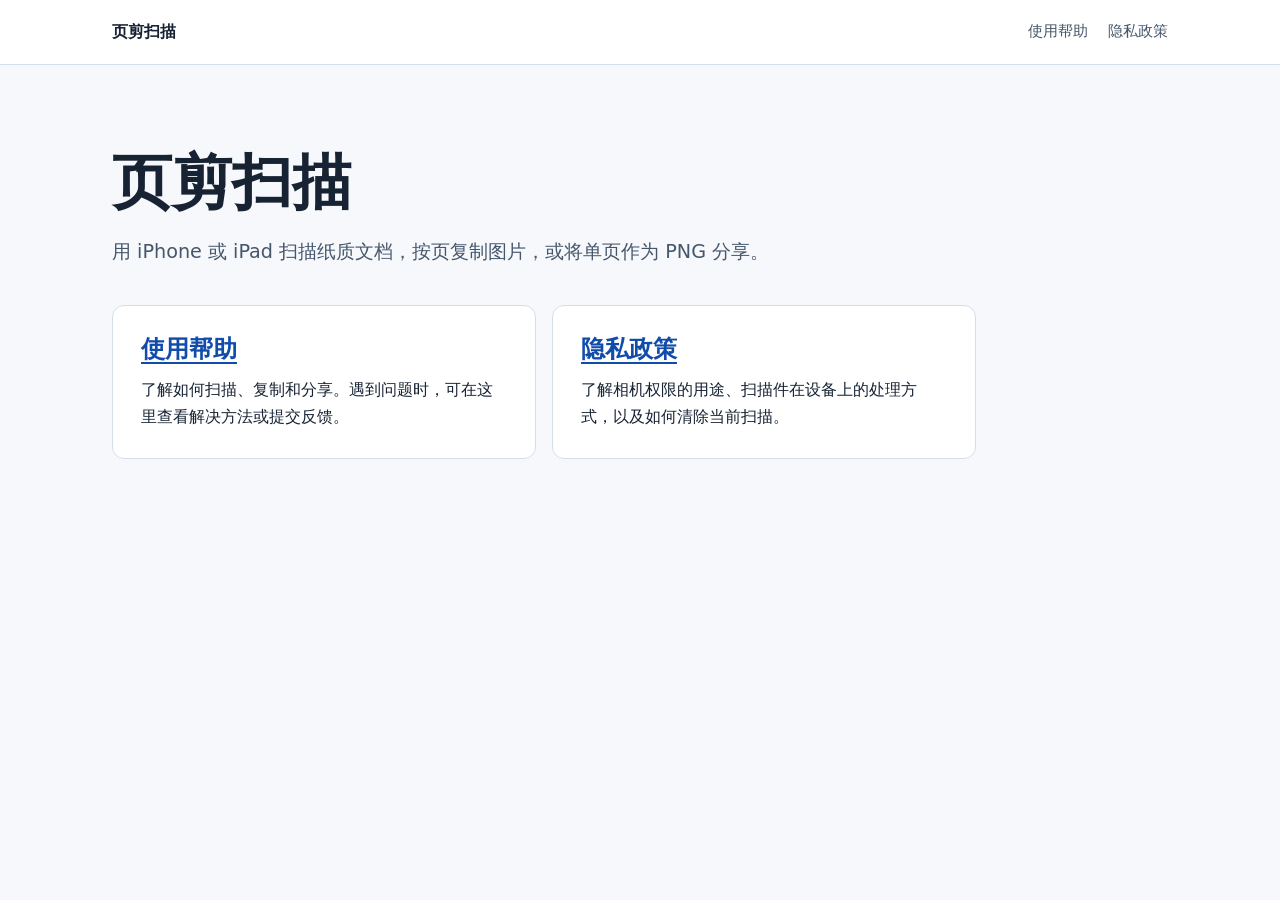
<file: docs/index.html>
<!doctype html>
<html lang="zh-CN">
<head>
  <meta charset="utf-8">
  <meta name="viewport" content="width=device-width, initial-scale=1">
  <meta name="description" content="查阅页剪扫描的使用帮助和隐私政策。">
  <title>页剪扫描</title>
  <link rel="stylesheet" href="styles.css">
</head>
<body>
  <a class="skip-link" href="#main">跳到正文</a>
  <header class="site-header">
    <div class="shell header-inner">
      <a class="brand" href="./" aria-current="page">页剪扫描</a>
      <nav aria-label="主导航">
        <a href="support.html">使用帮助</a>
        <a href="privacy.html">隐私政策</a>
      </nav>
    </div>
  </header>

  <main id="main" class="shell" tabindex="-1">
    <section class="intro">
      <h1>页剪扫描</h1>
      <p class="lead">用 iPhone 或 iPad 扫描纸质文档，按页复制图片，或将单页作为 PNG 分享。</p>
    </section>
    <div class="home-links">
      <section>
        <h2><a href="support.html">使用帮助</a></h2>
        <p>了解如何扫描、复制和分享。遇到问题时，可在这里查看解决方法或提交反馈。</p>
      </section>
      <section>
        <h2><a href="privacy.html">隐私政策</a></h2>
        <p>了解相机权限的用途、扫描件在设备上的处理方式，以及如何清除当前扫描。</p>
      </section>
    </div>
  </main>
</body>
</html>
</file>
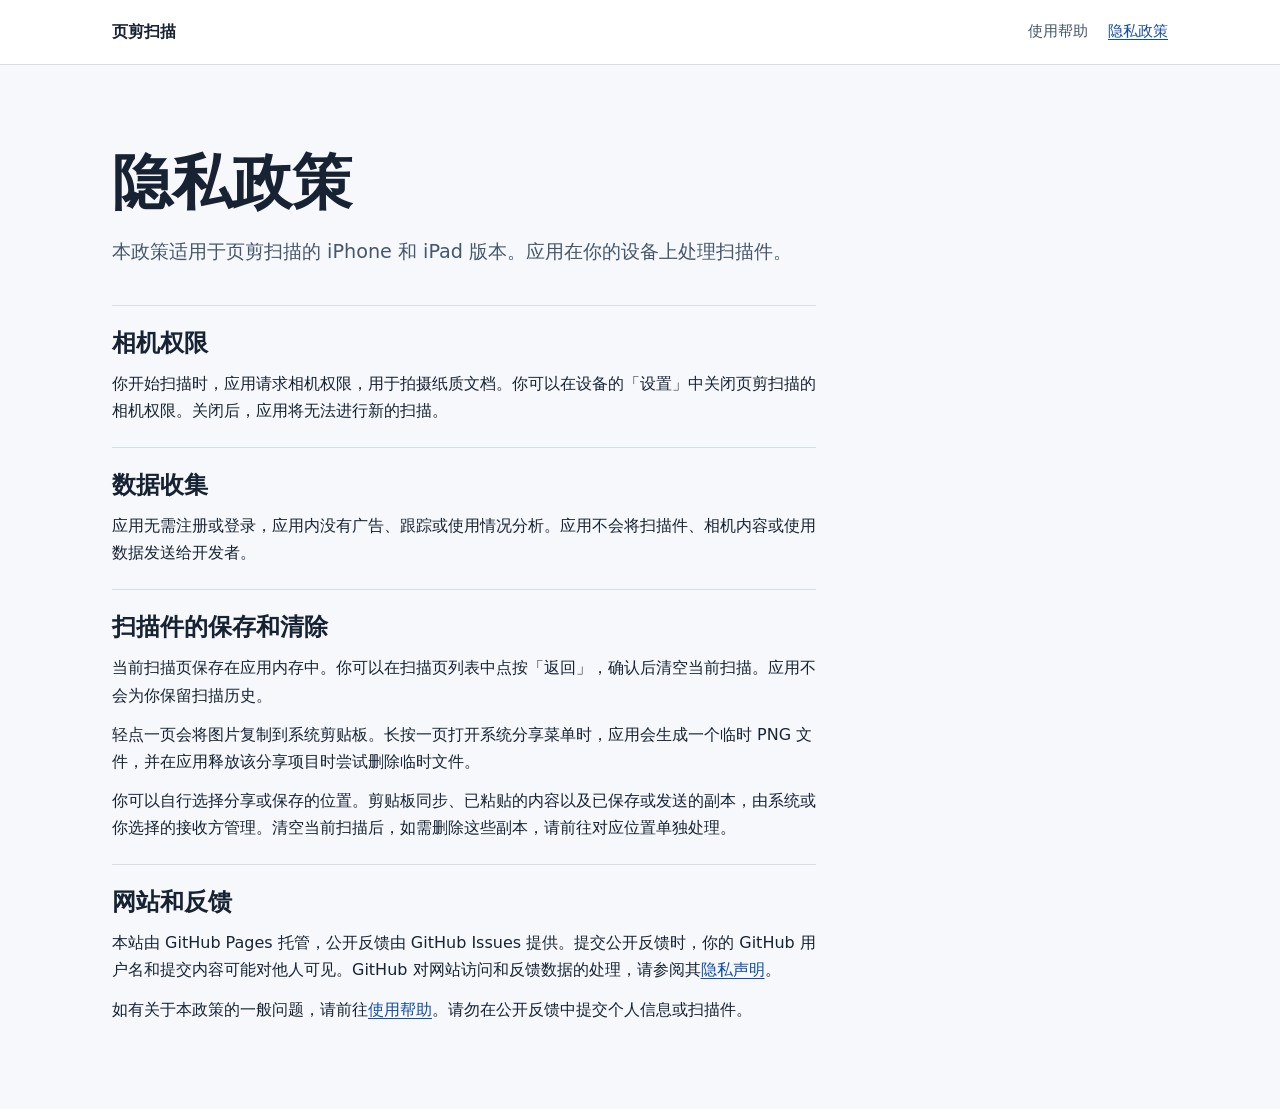
<file: docs/privacy.html>
<!doctype html>
<html lang="zh-CN">
<head>
  <meta charset="utf-8">
  <meta name="viewport" content="width=device-width, initial-scale=1">
  <meta name="description" content="了解页剪扫描如何使用相机权限、在设备上处理扫描件和管理临时分享文件。">
  <title>隐私政策 · 页剪扫描</title>
  <link rel="stylesheet" href="styles.css">
</head>
<body>
  <a class="skip-link" href="#main">跳到正文</a>
  <header class="site-header">
    <div class="shell header-inner">
      <a class="brand" href="./">页剪扫描</a>
      <nav aria-label="主导航">
        <a href="support.html">使用帮助</a>
        <a href="privacy.html" aria-current="page">隐私政策</a>
      </nav>
    </div>
  </header>

  <main id="main" class="shell" tabindex="-1">
    <article class="article">
      <header class="intro">
        <h1>隐私政策</h1>
        <p class="lead">本政策适用于页剪扫描的 iPhone 和 iPad 版本。应用在你的设备上处理扫描件。</p>
      </header>

      <section>
        <h2>相机权限</h2>
        <p>你开始扫描时，应用请求相机权限，用于拍摄纸质文档。你可以在设备的「设置」中关闭页剪扫描的相机权限。关闭后，应用将无法进行新的扫描。</p>
      </section>
      <section>
        <h2>数据收集</h2>
        <p>应用无需注册或登录，应用内没有广告、跟踪或使用情况分析。应用不会将扫描件、相机内容或使用数据发送给开发者。</p>
      </section>
      <section>
        <h2>扫描件的保存和清除</h2>
        <p>当前扫描页保存在应用内存中。你可以在扫描页列表中点按「返回」，确认后清空当前扫描。应用不会为你保留扫描历史。</p>
        <p>轻点一页会将图片复制到系统剪贴板。长按一页打开系统分享菜单时，应用会生成一个临时 PNG 文件，并在应用释放该分享项目时尝试删除临时文件。</p>
        <p>你可以自行选择分享或保存的位置。剪贴板同步、已粘贴的内容以及已保存或发送的副本，由系统或你选择的接收方管理。清空当前扫描后，如需删除这些副本，请前往对应位置单独处理。</p>
      </section>
      <section>
        <h2>网站和反馈</h2>
        <p>本站由 GitHub Pages 托管，公开反馈由 GitHub Issues 提供。提交公开反馈时，你的 GitHub 用户名和提交内容可能对他人可见。GitHub 对网站访问和反馈数据的处理，请参阅其<a href="https://docs.github.com/zh/site-policy/privacy-policies/github-general-privacy-statement">隐私声明</a>。</p>
        <p>如有关于本政策的一般问题，请前往<a href="support.html">使用帮助</a>。请勿在公开反馈中提交个人信息或扫描件。</p>
      </section>
    </article>
  </main>
</body>
</html>
</file>
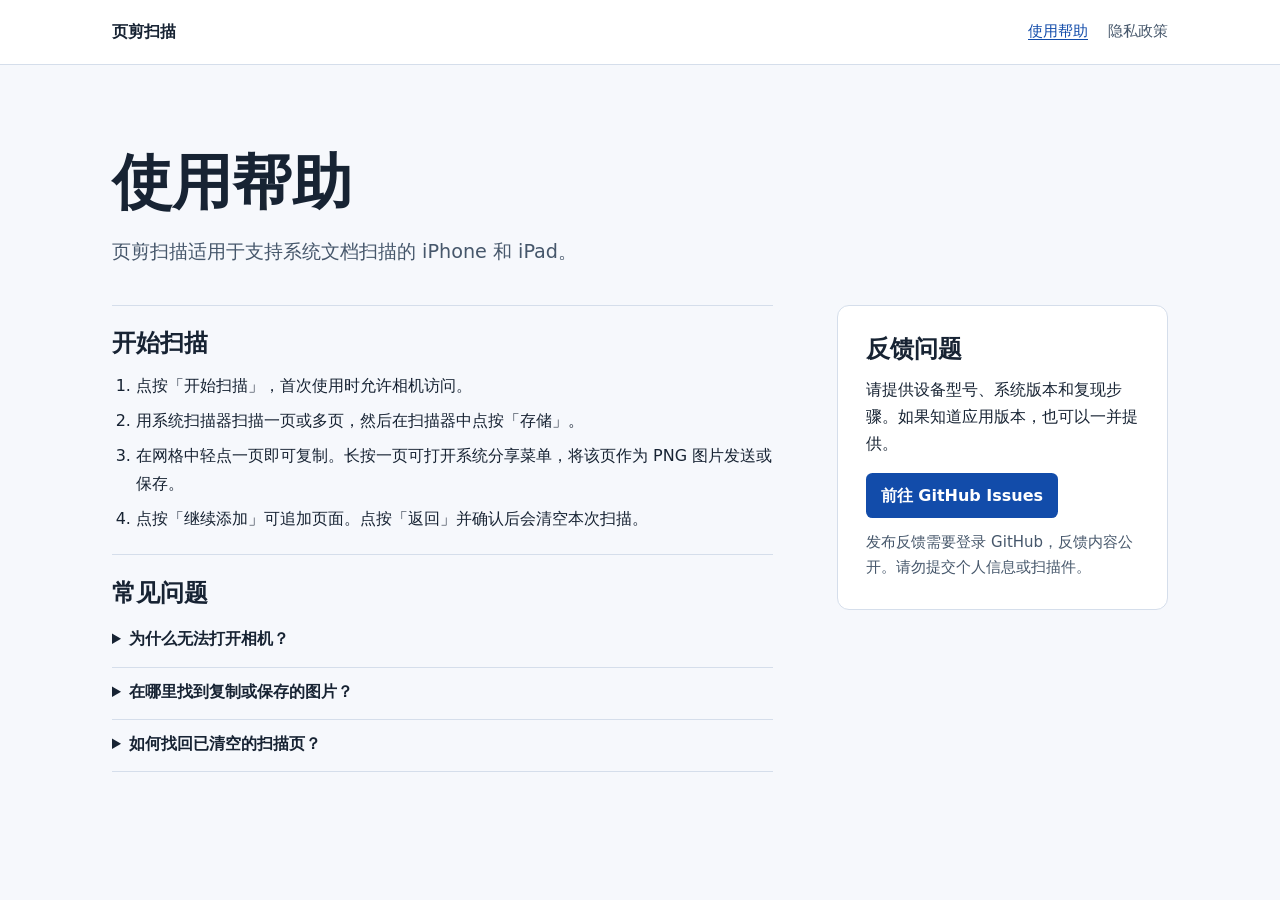
<file: docs/support.html>
<!doctype html>
<html lang="zh-CN">
<head>
  <meta charset="utf-8">
  <meta name="viewport" content="width=device-width, initial-scale=1">
  <meta name="description" content="查找页剪扫描的操作指引、常见问题和问题反馈入口。">
  <title>使用帮助 · 页剪扫描</title>
  <link rel="stylesheet" href="styles.css">
</head>
<body>
  <a class="skip-link" href="#main">跳到正文</a>
  <header class="site-header">
    <div class="shell header-inner">
      <a class="brand" href="./">页剪扫描</a>
      <nav aria-label="主导航">
        <a href="support.html" aria-current="page">使用帮助</a>
        <a href="privacy.html">隐私政策</a>
      </nav>
    </div>
  </header>

  <main id="main" class="shell" tabindex="-1">
    <header class="intro">
      <h1>使用帮助</h1>
      <p class="lead">页剪扫描适用于支持系统文档扫描的 iPhone 和 iPad。</p>
    </header>
    <div class="help-layout">
      <div class="article">
        <section>
          <h2>开始扫描</h2>
          <ol>
            <li>点按「开始扫描」，首次使用时允许相机访问。</li>
            <li>用系统扫描器扫描一页或多页，然后在扫描器中点按「存储」。</li>
            <li>在网格中轻点一页即可复制。长按一页可打开系统分享菜单，将该页作为 PNG 图片发送或保存。</li>
            <li>点按「继续添加」可追加页面。点按「返回」并确认后会清空本次扫描。</li>
          </ol>
        </section>
        <section>
          <h2>常见问题</h2>
          <details>
            <summary>为什么无法打开相机？</summary>
            <p>请在设备的「设置」中找到页剪扫描，并允许相机访问。如果相机权限受到屏幕使用时间或设备管理设置限制，请先检查相关限制。</p>
          </details>
          <details>
            <summary>在哪里找到复制或保存的图片？</summary>
            <p>复制后，在支持粘贴图片的应用中选择「粘贴」。如果你使用了「存储到文件」，可以在「文件」App 中打开当时选择的文件夹。</p>
          </details>
          <details>
            <summary>如何找回已清空的扫描页？</summary>
            <p>应用没有扫描历史。若清空前已保存、分享或粘贴扫描页，请到对应的应用或文件夹查找副本。</p>
          </details>
        </section>
      </div>

      <section class="contact" aria-labelledby="contact-title">
        <h2 id="contact-title">反馈问题</h2>
        <p>请提供设备型号、系统版本和复现步骤。如果知道应用版本，也可以一并提供。</p>
        <a class="action" href="https://github.com/UMARU-xiaomai/ScanCutter/issues">前往 GitHub Issues</a>
        <p class="contact-note">发布反馈需要登录 GitHub，反馈内容公开。请勿提交个人信息或扫描件。</p>
      </section>
    </div>
  </main>
</body>
</html>
</file>
<file: docs/styles.css>
:root {
  color-scheme: light;
  font-family: system-ui, -apple-system, "PingFang SC", "Microsoft YaHei", sans-serif;
  color: #172333;
  background: #f6f8fc;
  font-size: 100%;
  line-height: 1.7;
  --muted: #46576b;
  --paper: #fff;
  --line: #d5deeb;
  --accent: #124caa;
}

*, *::before, *::after {
  box-sizing: border-box;
}

body {
  margin: 0;
}

a {
  color: var(--accent);
  text-underline-offset: 0.2em;
}

a:hover {
  color: #0a327b;
}

:focus-visible {
  outline: 0.15rem solid #235cd0;
  outline-offset: 0.2rem;
}

.skip-link {
  position: fixed;
  z-index: 1;
  inset: 0.5rem auto auto 0.5rem;
  padding: 0.55rem 0.85rem;
  background: var(--paper);
  transform: translateY(-200%);
}

.skip-link:focus {
  transform: none;
}

.shell {
  width: min(66rem, 100% - 3rem);
  margin-inline: auto;
}

.site-header {
  background: var(--paper);
  border-bottom: 1px solid var(--line);
}

.header-inner {
  min-height: 4rem;
  display: flex;
  align-items: center;
  justify-content: space-between;
  flex-wrap: wrap;
  column-gap: 1rem;
}

.brand {
  display: inline-flex;
  align-items: center;
  min-height: 2.75rem;
  color: #172333;
  font-weight: 700;
  text-decoration: none;
}

nav {
  display: flex;
  flex-wrap: wrap;
  gap: 0 1.25rem;
}

nav a {
  display: inline-flex;
  align-items: center;
  min-height: 2.75rem;
  color: var(--muted);
  font-size: 0.9375rem;
  text-decoration: none;
}

nav a:hover,
nav a[aria-current] {
  color: var(--accent);
  text-decoration: underline;
}

main {
  padding-block: clamp(2.5rem, 7vw, 5rem) 4rem;
}

.intro {
  max-width: 44rem;
  margin-bottom: 2.25rem;
}

h1,
h2 {
  margin: 0;
  line-height: 1.25;
  text-wrap: balance;
}

h1 {
  font-size: clamp(2.25rem, 6vw, 3.75rem);
  font-weight: 750;
}

h2 {
  font-size: clamp(1.25rem, 3vw, 1.5rem);
}

p {
  margin: 0.75rem 0 0;
  overflow-wrap: anywhere;
}

.lead {
  margin-top: 1rem;
  color: var(--muted);
  font-size: clamp(1rem, 2vw, 1.2rem);
}

.home-links,
.help-layout {
  display: grid;
  align-items: start;
  gap: 1rem;
}

.home-links {
  grid-template-columns: repeat(2, minmax(0, 1fr));
  align-items: stretch;
  max-width: 54rem;
}

.home-links > section,
.contact {
  padding: clamp(1.15rem, 3vw, 1.75rem);
  border: 1px solid var(--line);
  border-radius: 0.75rem;
  background: var(--paper);
}

.article {
  max-width: 44rem;
}

.article > section {
  border-top: 1px solid var(--line);
  padding-block: 1.4rem;
}

.help-layout {
  grid-template-columns: minmax(0, 2fr) minmax(15rem, 1fr);
  gap: clamp(1.25rem, 5vw, 4rem);
}

ol {
  margin-block: 0.875rem 0;
  padding-inline-start: 1.5rem;
}

li + li {
  margin-top: 0.5rem;
}

details {
  padding: 0.6rem 0;
  border-bottom: 1px solid var(--line);
}

details:first-of-type {
  margin-top: 0.5rem;
}

summary {
  cursor: pointer;
  min-height: 2rem;
  font-weight: 650;
}

details p {
  margin-top: 0.25rem;
  padding-bottom: 0.5rem;
  color: var(--muted);
}

.action {
  display: inline-flex;
  align-items: center;
  min-height: 2.75rem;
  margin-top: 1rem;
  padding: 0.55rem 0.9rem;
  border-radius: 0.4rem;
  background: var(--accent);
  color: var(--paper);
  text-decoration: none;
  font-weight: 650;
}

.action:hover {
  background: #0a327b;
  color: var(--paper);
}

.contact-note {
  font-size: 0.9375rem;
  color: var(--muted);
}

@media (max-width: 43rem) {
  .shell {
    width: min(66rem, 100% - 2rem);
  }

  .home-links,
  .help-layout {
    grid-template-columns: 1fr;
  }
}
</file>
